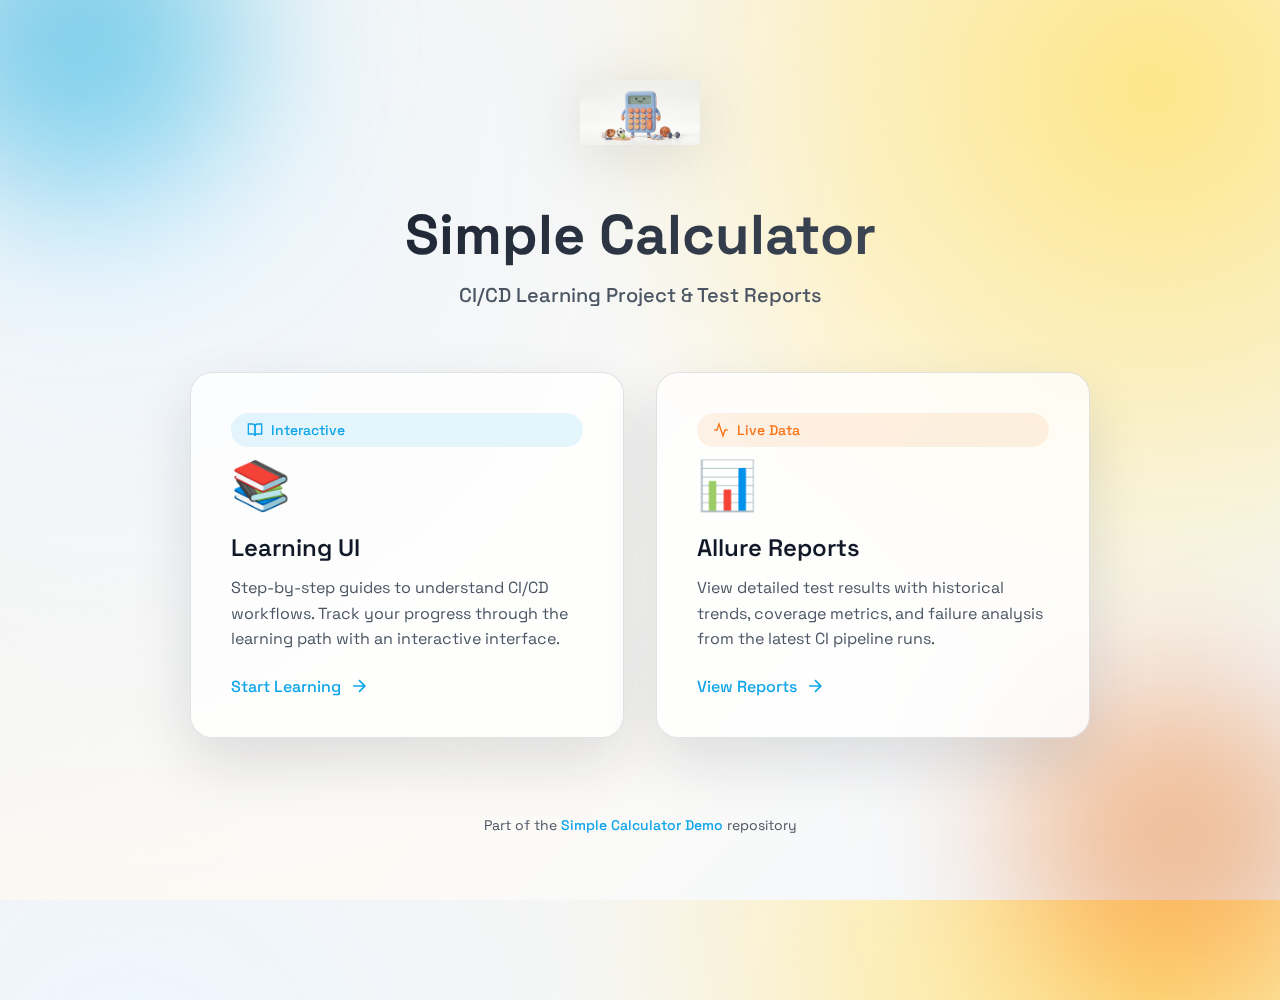
<file: index.html>
<!doctype html>
<html lang="en">
  <head>
    <meta charset="utf-8" />
    <meta name="viewport" content="width=device-width, initial-scale=1" />
    <title>Simple Calculator - CI/CD Learning Project</title>
    <link rel="preconnect" href="https://fonts.googleapis.com" />
    <link rel="preconnect" href="https://fonts.gstatic.com" crossorigin />
    <link
      href="https://fonts.googleapis.com/css2?family=Space+Grotesk:wght@400;500;600;700&display=swap"
      rel="stylesheet"
    />
    <style>
      :root {
        color-scheme: light;
        --bg: #f6f2ea;
        --bg-alt: #eef6ff;
        --surface: rgba(255, 255, 255, 0.78);
        --surface-strong: rgba(255, 255, 255, 0.92);
        --text: #111827;
        --muted: #4b5563;
        --accent: #0ea5e9;
        --accent-2: #f97316;
        --accent-3: #22c55e;
        --line: rgba(15, 23, 42, 0.12);
        --shadow: 0 24px 60px rgba(15, 23, 42, 0.12);
        --glow: 0 0 0 1px rgba(14, 165, 233, 0.2), 0 18px 30px rgba(14, 165, 233, 0.14);
        --radius: 22px;
      }

      *,
      *::before,
      *::after {
        box-sizing: border-box;
      }

      body {
        margin: 0;
        font-family: "Space Grotesk", "Segoe UI Variable", "Avenir Next", sans-serif;
        color: var(--text);
        background: radial-gradient(circle at 10% 20%, var(--bg-alt) 0%, transparent 55%),
          radial-gradient(circle at 90% 10%, #fde68a 0%, transparent 42%),
          linear-gradient(135deg, var(--bg) 0%, #fdfaf5 55%, #f0f7ff 100%);
        min-height: 100vh;
        display: flex;
        align-items: center;
        justify-content: center;
        padding: 2rem;
        position: relative;
        overflow: hidden;
      }

      .orb {
        position: absolute;
        width: 320px;
        height: 320px;
        border-radius: 999px;
        filter: blur(80px);
        opacity: 0.5;
        mix-blend-mode: multiply;
        animation: drift 16s ease-in-out infinite;
        pointer-events: none;
      }

      .orb-1 {
        top: -120px;
        left: -80px;
        background: linear-gradient(135deg, #0ea5e9, #06b6d4);
      }

      .orb-2 {
        bottom: -100px;
        right: -60px;
        background: linear-gradient(135deg, #f97316, #fb923c);
        animation-delay: -8s;
      }

      @keyframes drift {
        0%, 100% {
          transform: translate(0, 0) scale(1);
        }
        33% {
          transform: translate(30px, -30px) scale(1.1);
        }
        66% {
          transform: translate(-20px, 20px) scale(0.9);
        }
      }

      .container {
        max-width: 900px;
        width: 100%;
        position: relative;
        z-index: 1;
      }

      .header {
        text-align: center;
        margin-bottom: 4rem;
      }

      .logo {
        width: 120px;
        height: 120px;
        margin: 0 auto 2rem;
        animation: float 6s ease-in-out infinite;
      }

      @keyframes float {
        0%, 100% {
          transform: translateY(0);
        }
        50% {
          transform: translateY(-10px);
        }
      }

      .logo img {
        width: 100%;
        height: 100%;
        object-fit: contain;
        filter: drop-shadow(0 10px 30px rgba(0, 0, 0, 0.1));
      }

      h1 {
        font-size: clamp(2rem, 5vw, 3.5rem);
        font-weight: 700;
        margin: 0 0 1rem;
        line-height: 1.1;
        background: linear-gradient(135deg, var(--text) 0%, var(--muted) 100%);
        -webkit-background-clip: text;
        -webkit-text-fill-color: transparent;
        background-clip: text;
      }

      .subtitle {
        font-size: 1.25rem;
        color: var(--muted);
        margin: 0;
        font-weight: 500;
      }

      .cards {
        display: grid;
        grid-template-columns: repeat(auto-fit, minmax(280px, 1fr));
        gap: 2rem;
        margin-bottom: 2rem;
      }

      .card {
        background: var(--surface);
        backdrop-filter: blur(20px);
        border-radius: var(--radius);
        padding: 2.5rem;
        border: 1px solid var(--line);
        box-shadow: var(--shadow);
        transition: all 0.3s cubic-bezier(0.4, 0, 0.2, 1);
        text-decoration: none;
        color: inherit;
        display: flex;
        flex-direction: column;
        position: relative;
        overflow: hidden;
      }

      .card::before {
        content: "";
        position: absolute;
        top: 0;
        left: 0;
        right: 0;
        height: 4px;
        background: linear-gradient(90deg, var(--accent), var(--accent-3));
        transform: scaleX(0);
        transform-origin: left;
        transition: transform 0.3s ease;
      }

      .card:hover::before {
        transform: scaleX(1);
      }

      .card:hover {
        transform: translateY(-8px);
        box-shadow: var(--glow);
        background: var(--surface-strong);
      }

      .card-icon {
        font-size: 3rem;
        margin-bottom: 1rem;
        display: block;
      }

      .card h2 {
        font-size: 1.5rem;
        font-weight: 600;
        margin: 0 0 0.75rem;
      }

      .card p {
        color: var(--muted);
        margin: 0 0 1.5rem;
        line-height: 1.6;
        flex-grow: 1;
      }

      .card-footer {
        display: flex;
        align-items: center;
        font-weight: 500;
        color: var(--accent);
      }

      .card-footer svg {
        margin-left: 0.5rem;
        transition: transform 0.3s ease;
      }

      .card:hover .card-footer svg {
        transform: translateX(4px);
      }

      .badge {
        display: inline-flex;
        align-items: center;
        gap: 0.5rem;
        background: rgba(14, 165, 233, 0.1);
        color: var(--accent);
        padding: 0.5rem 1rem;
        border-radius: 999px;
        font-size: 0.875rem;
        font-weight: 500;
        margin-bottom: 0.5rem;
      }

      .badge-warning {
        background: rgba(249, 115, 22, 0.1);
        color: var(--accent-2);
      }

      footer {
        text-align: center;
        color: var(--muted);
        font-size: 0.875rem;
        padding-top: 2rem;
      }

      footer a {
        color: var(--accent);
        text-decoration: none;
        font-weight: 500;
      }

      footer a:hover {
        text-decoration: underline;
      }

      @media (max-width: 640px) {
        .cards {
          grid-template-columns: 1fr;
        }

        body {
          padding: 1.5rem;
        }

        .header {
          margin-bottom: 2.5rem;
        }

        .logo {
          width: 90px;
          height: 90px;
        }
      }
    </style>
  </head>
  <body>
    <div class="orb orb-1" aria-hidden="true"></div>
    <div class="orb orb-2" aria-hidden="true"></div>

    <div class="container">
      <header class="header">
        <div class="logo">
          <img src="docs/assets/logo.png" alt="Simple Calculator Logo" />
        </div>
        <h1>Simple Calculator</h1>
        <p class="subtitle">CI/CD Learning Project & Test Reports</p>
      </header>

      <div class="cards">
        <a href="learn/" class="card">
          <span class="badge">
            <svg width="16" height="16" viewBox="0 0 24 24" fill="none" stroke="currentColor" stroke-width="2">
              <path d="M2 3h6a4 4 0 0 1 4 4v14a3 3 0 0 0-3-3H2z"></path>
              <path d="M22 3h-6a4 4 0 0 0-4 4v14a3 3 0 0 1 3-3h7z"></path>
            </svg>
            Interactive
          </span>
          <span class="card-icon">📚</span>
          <h2>Learning UI</h2>
          <p>
            Step-by-step guides to understand CI/CD workflows. Track your progress through
            the learning path with an interactive interface.
          </p>
          <span class="card-footer">
            Start Learning
            <svg width="20" height="20" viewBox="0 0 24 24" fill="none" stroke="currentColor" stroke-width="2">
              <path d="M5 12h14M12 5l7 7-7 7"/>
            </svg>
          </span>
        </a>

        <a href="allure/" class="card">
          <span class="badge badge-warning">
            <svg width="16" height="16" viewBox="0 0 24 24" fill="none" stroke="currentColor" stroke-width="2">
              <polyline points="22 12 18 12 15 21 9 3 6 12 2 12"></polyline>
            </svg>
            Live Data
          </span>
          <span class="card-icon">📊</span>
          <h2>Allure Reports</h2>
          <p>
            View detailed test results with historical trends, coverage metrics, and
            failure analysis from the latest CI pipeline runs.
          </p>
          <span class="card-footer">
            View Reports
            <svg width="20" height="20" viewBox="0 0 24 24" fill="none" stroke="currentColor" stroke-width="2">
              <path d="M5 12h14M12 5l7 7-7 7"/>
            </svg>
          </span>
        </a>
      </div>

      <footer>
        <p>
          Part of the
          <a href="https://github.com/guitaristforever/simple-calculator-demo" target="_blank" rel="noopener">
            Simple Calculator Demo
          </a>
          repository
        </p>
      </footer>
    </div>
  </body>
</html>
</file>
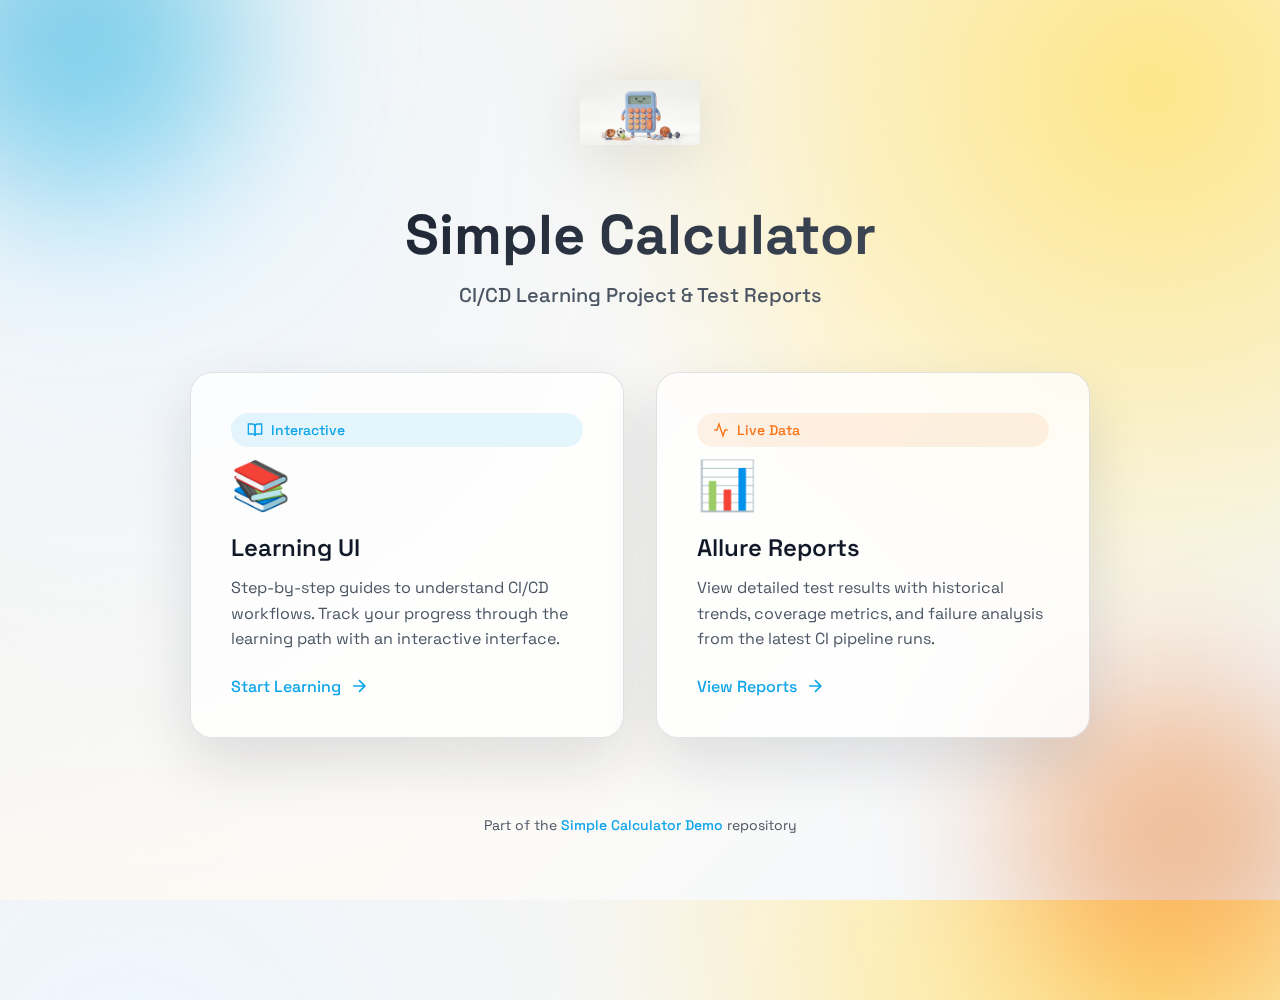
<file: docs/index.html>
<!doctype html>
<html lang="en">
  <head>
    <meta charset="utf-8" />
    <meta name="viewport" content="width=device-width, initial-scale=1" />
    <title>Simple Calculator - CI/CD Learning Project</title>
    <link rel="preconnect" href="https://fonts.googleapis.com" />
    <link rel="preconnect" href="https://fonts.gstatic.com" crossorigin />
    <link
      href="https://fonts.googleapis.com/css2?family=Space+Grotesk:wght@400;500;600;700&display=swap"
      rel="stylesheet"
    />
    <style>
      :root {
        color-scheme: light;
        --bg: #f6f2ea;
        --bg-alt: #eef6ff;
        --surface: rgba(255, 255, 255, 0.78);
        --surface-strong: rgba(255, 255, 255, 0.92);
        --text: #111827;
        --muted: #4b5563;
        --accent: #0ea5e9;
        --accent-2: #f97316;
        --accent-3: #22c55e;
        --line: rgba(15, 23, 42, 0.12);
        --shadow: 0 24px 60px rgba(15, 23, 42, 0.12);
        --glow: 0 0 0 1px rgba(14, 165, 233, 0.2), 0 18px 30px rgba(14, 165, 233, 0.14);
        --radius: 22px;
      }

      *,
      *::before,
      *::after {
        box-sizing: border-box;
      }

      body {
        margin: 0;
        font-family: "Space Grotesk", "Segoe UI Variable", "Avenir Next", sans-serif;
        color: var(--text);
        background: radial-gradient(circle at 10% 20%, var(--bg-alt) 0%, transparent 55%),
          radial-gradient(circle at 90% 10%, #fde68a 0%, transparent 42%),
          linear-gradient(135deg, var(--bg) 0%, #fdfaf5 55%, #f0f7ff 100%);
        min-height: 100vh;
        display: flex;
        align-items: center;
        justify-content: center;
        padding: 2rem;
        position: relative;
        overflow: hidden;
      }

      .orb {
        position: absolute;
        width: 320px;
        height: 320px;
        border-radius: 999px;
        filter: blur(80px);
        opacity: 0.5;
        mix-blend-mode: multiply;
        animation: drift 16s ease-in-out infinite;
        pointer-events: none;
      }

      .orb-1 {
        top: -120px;
        left: -80px;
        background: linear-gradient(135deg, #0ea5e9, #06b6d4);
      }

      .orb-2 {
        bottom: -100px;
        right: -60px;
        background: linear-gradient(135deg, #f97316, #fb923c);
        animation-delay: -8s;
      }

      @keyframes drift {
        0%, 100% {
          transform: translate(0, 0) scale(1);
        }
        33% {
          transform: translate(30px, -30px) scale(1.1);
        }
        66% {
          transform: translate(-20px, 20px) scale(0.9);
        }
      }

      .container {
        max-width: 900px;
        width: 100%;
        position: relative;
        z-index: 1;
      }

      .header {
        text-align: center;
        margin-bottom: 4rem;
      }

      .logo {
        width: 120px;
        height: 120px;
        margin: 0 auto 2rem;
        animation: float 6s ease-in-out infinite;
      }

      @keyframes float {
        0%, 100% {
          transform: translateY(0);
        }
        50% {
          transform: translateY(-10px);
        }
      }

      .logo img {
        width: 100%;
        height: 100%;
        object-fit: contain;
        filter: drop-shadow(0 10px 30px rgba(0, 0, 0, 0.1));
      }

      h1 {
        font-size: clamp(2rem, 5vw, 3.5rem);
        font-weight: 700;
        margin: 0 0 1rem;
        line-height: 1.1;
        background: linear-gradient(135deg, var(--text) 0%, var(--muted) 100%);
        -webkit-background-clip: text;
        -webkit-text-fill-color: transparent;
        background-clip: text;
      }

      .subtitle {
        font-size: 1.25rem;
        color: var(--muted);
        margin: 0;
        font-weight: 500;
      }

      .cards {
        display: grid;
        grid-template-columns: repeat(auto-fit, minmax(280px, 1fr));
        gap: 2rem;
        margin-bottom: 2rem;
      }

      .card {
        background: var(--surface);
        backdrop-filter: blur(20px);
        border-radius: var(--radius);
        padding: 2.5rem;
        border: 1px solid var(--line);
        box-shadow: var(--shadow);
        transition: all 0.3s cubic-bezier(0.4, 0, 0.2, 1);
        text-decoration: none;
        color: inherit;
        display: flex;
        flex-direction: column;
        position: relative;
        overflow: hidden;
      }

      .card::before {
        content: "";
        position: absolute;
        top: 0;
        left: 0;
        right: 0;
        height: 4px;
        background: linear-gradient(90deg, var(--accent), var(--accent-3));
        transform: scaleX(0);
        transform-origin: left;
        transition: transform 0.3s ease;
      }

      .card:hover::before {
        transform: scaleX(1);
      }

      .card:hover {
        transform: translateY(-8px);
        box-shadow: var(--glow);
        background: var(--surface-strong);
      }

      .card-icon {
        font-size: 3rem;
        margin-bottom: 1rem;
        display: block;
      }

      .card h2 {
        font-size: 1.5rem;
        font-weight: 600;
        margin: 0 0 0.75rem;
      }

      .card p {
        color: var(--muted);
        margin: 0 0 1.5rem;
        line-height: 1.6;
        flex-grow: 1;
      }

      .card-footer {
        display: flex;
        align-items: center;
        font-weight: 500;
        color: var(--accent);
      }

      .card-footer svg {
        margin-left: 0.5rem;
        transition: transform 0.3s ease;
      }

      .card:hover .card-footer svg {
        transform: translateX(4px);
      }

      .badge {
        display: inline-flex;
        align-items: center;
        gap: 0.5rem;
        background: rgba(14, 165, 233, 0.1);
        color: var(--accent);
        padding: 0.5rem 1rem;
        border-radius: 999px;
        font-size: 0.875rem;
        font-weight: 500;
        margin-bottom: 0.5rem;
      }

      .badge-warning {
        background: rgba(249, 115, 22, 0.1);
        color: var(--accent-2);
      }

      footer {
        text-align: center;
        color: var(--muted);
        font-size: 0.875rem;
        padding-top: 2rem;
      }

      footer a {
        color: var(--accent);
        text-decoration: none;
        font-weight: 500;
      }

      footer a:hover {
        text-decoration: underline;
      }

      @media (max-width: 640px) {
        .cards {
          grid-template-columns: 1fr;
        }

        body {
          padding: 1.5rem;
        }

        .header {
          margin-bottom: 2.5rem;
        }

        .logo {
          width: 90px;
          height: 90px;
        }
      }
    </style>
  </head>
  <body>
    <div class="orb orb-1" aria-hidden="true"></div>
    <div class="orb orb-2" aria-hidden="true"></div>

    <div class="container">
      <header class="header">
        <div class="logo">
          <img src="./assets/logo.png" alt="Simple Calculator Logo" />
        </div>
        <h1>Simple Calculator</h1>
        <p class="subtitle">CI/CD Learning Project & Test Reports</p>
      </header>

      <div class="cards">
        <a href="./learn/" class="card">
          <span class="badge">
            <svg width="16" height="16" viewBox="0 0 24 24" fill="none" stroke="currentColor" stroke-width="2">
              <path d="M2 3h6a4 4 0 0 1 4 4v14a3 3 0 0 0-3-3H2z"></path>
              <path d="M22 3h-6a4 4 0 0 0-4 4v14a3 3 0 0 1 3-3h7z"></path>
            </svg>
            Interactive
          </span>
          <span class="card-icon">📚</span>
          <h2>Learning UI</h2>
          <p>
            Step-by-step guides to understand CI/CD workflows. Track your progress through
            the learning path with an interactive interface.
          </p>
          <span class="card-footer">
            Start Learning
            <svg width="20" height="20" viewBox="0 0 24 24" fill="none" stroke="currentColor" stroke-width="2">
              <path d="M5 12h14M12 5l7 7-7 7"/>
            </svg>
          </span>
        </a>

        <a href="./allure/" class="card">
          <span class="badge badge-warning">
            <svg width="16" height="16" viewBox="0 0 24 24" fill="none" stroke="currentColor" stroke-width="2">
              <polyline points="22 12 18 12 15 21 9 3 6 12 2 12"></polyline>
            </svg>
            Live Data
          </span>
          <span class="card-icon">📊</span>
          <h2>Allure Reports</h2>
          <p>
            View detailed test results with historical trends, coverage metrics, and
            failure analysis from the latest CI pipeline runs.
          </p>
          <span class="card-footer">
            View Reports
            <svg width="20" height="20" viewBox="0 0 24 24" fill="none" stroke="currentColor" stroke-width="2">
              <path d="M5 12h14M12 5l7 7-7 7"/>
            </svg>
          </span>
        </a>
      </div>

      <footer>
        <p>
          Part of the
          <a href="https://github.com/guitaristforever/simple-calculator-demo" target="_blank" rel="noopener">
            Simple Calculator Demo
          </a>
          repository
        </p>
      </footer>
    </div>
  </body>
</html>
</file>
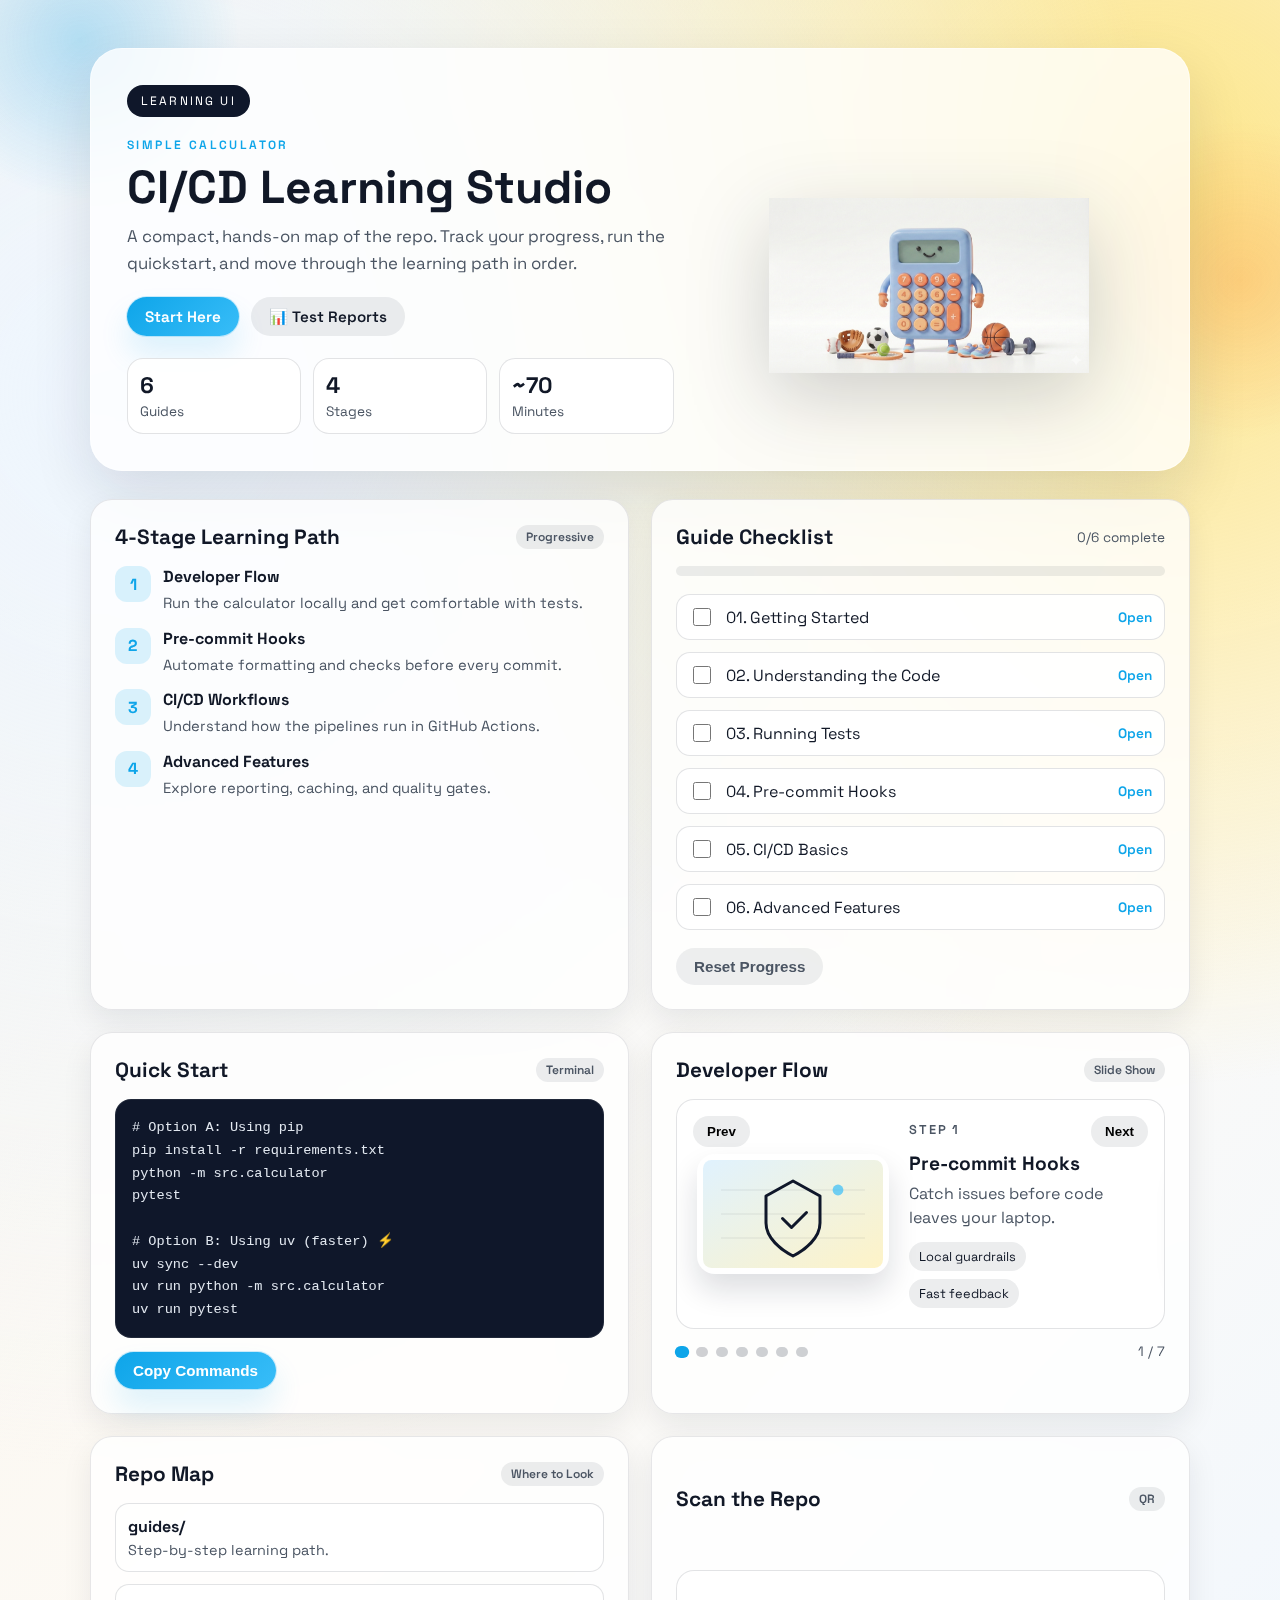
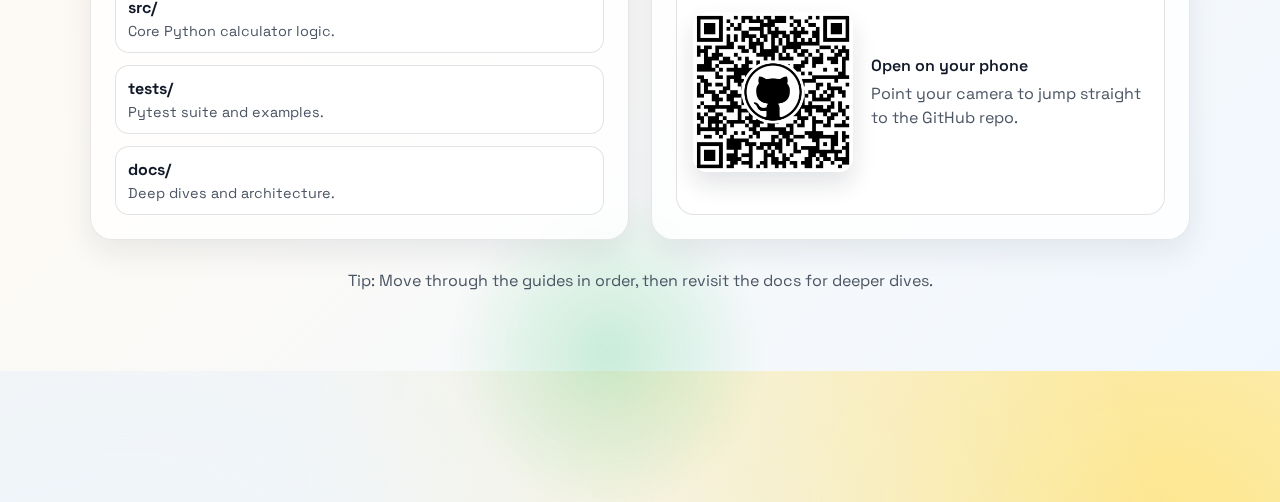
<file: docs/learn/index.html>
<!doctype html>
<html lang="en">
  <head>
    <meta charset="utf-8" />
    <meta name="viewport" content="width=device-width, initial-scale=1" />
    <title>Simple Calculator Learning UI</title>
    <link rel="preconnect" href="https://fonts.googleapis.com" />
    <link rel="preconnect" href="https://fonts.gstatic.com" crossorigin />
    <link
      href="https://fonts.googleapis.com/css2?family=Space+Grotesk:wght@400;500;600;700&family=JetBrains+Mono:wght@400;600&display=swap"
      rel="stylesheet"
    />
    <link rel="stylesheet" href="learn.css" />
    <script defer src="learn.js"></script>
  </head>
  <body>
    <div class="orb orb-1" aria-hidden="true"></div>
    <div class="orb orb-2" aria-hidden="true"></div>
    <div class="orb orb-3" aria-hidden="true"></div>

    <main class="container">
      <header class="hero">
        <div class="hero-badge">Learning UI</div>
        <div class="hero-grid">
          <div class="hero-copy">
            <p class="eyebrow">Simple Calculator</p>
            <h1>CI/CD Learning Studio</h1>
            <p class="lede">
              A compact, hands-on map of the repo. Track your progress, run the
              quickstart, and move through the learning path in order.
            </p>
            <div class="actions">
              <a class="btn primary" href="https://github.com/GuitaristForEver/simple-calculator-demo/blob/main/guides/01-getting-started.md">Start Here</a>
              <a class="btn ghost" href="https://guitaristforever.github.io/simple-calculator-demo/allure/" target="_blank">📊 Test Reports</a>
            </div>
            <div class="stats">
              <div class="stat">
                <span class="stat-value">6</span>
                <span class="stat-label">Guides</span>
              </div>
              <div class="stat">
                <span class="stat-value">4</span>
                <span class="stat-label">Stages</span>
              </div>
              <div class="stat">
                <span class="stat-value">~70</span>
                <span class="stat-label">Minutes</span>
              </div>
            </div>
          </div>
          <div class="hero-art">
            <img src="../assets/logo.png" alt="Calculator Robot" />
          </div>
        </div>
      </header>

      <section class="grid">
        <article class="card path" style="--delay: 0ms">
          <div class="card-header">
            <h2>4-Stage Learning Path</h2>
            <span class="chip">Progressive</span>
          </div>
          <ol class="path-list">
            <li>
              <span class="path-step">1</span>
              <div>
                <h3>Developer Flow</h3>
                <p>Run the calculator locally and get comfortable with tests.</p>
              </div>
            </li>
            <li>
              <span class="path-step">2</span>
              <div>
                <h3>Pre-commit Hooks</h3>
                <p>Automate formatting and checks before every commit.</p>
              </div>
            </li>
            <li>
              <span class="path-step">3</span>
              <div>
                <h3>CI/CD Workflows</h3>
                <p>Understand how the pipelines run in GitHub Actions.</p>
              </div>
            </li>
            <li>
              <span class="path-step">4</span>
              <div>
                <h3>Advanced Features</h3>
                <p>Explore reporting, caching, and quality gates.</p>
              </div>
            </li>
          </ol>
        </article>

        <article class="card guides" style="--delay: 80ms">
          <div class="card-header">
            <h2>Guide Checklist</h2>
            <div class="progress-meta" aria-live="polite" data-progress-text>0/6 complete</div>
          </div>
          <div class="progress-track">
            <div class="progress-fill" data-progress></div>
          </div>
          <div class="guide-list">
            <label class="guide-item">
              <input type="checkbox" data-guide="01" />
              <span>01. Getting Started</span>
              <a href="https://github.com/GuitaristForEver/simple-calculator-demo/blob/main/guides/01-getting-started.md">Open</a>
            </label>
            <label class="guide-item">
              <input type="checkbox" data-guide="02" />
              <span>02. Understanding the Code</span>
              <a href="https://github.com/GuitaristForEver/simple-calculator-demo/blob/main/guides/02-understanding-the-code.md">Open</a>
            </label>
            <label class="guide-item">
              <input type="checkbox" data-guide="03" />
              <span>03. Running Tests</span>
              <a href="https://github.com/GuitaristForEver/simple-calculator-demo/blob/main/guides/03-running-tests.md">Open</a>
            </label>
            <label class="guide-item">
              <input type="checkbox" data-guide="04" />
              <span>04. Pre-commit Hooks</span>
              <a href="https://github.com/GuitaristForEver/simple-calculator-demo/blob/main/guides/04-pre-commit-hooks.md">Open</a>
            </label>
            <label class="guide-item">
              <input type="checkbox" data-guide="05" />
              <span>05. CI/CD Basics</span>
              <a href="https://github.com/GuitaristForEver/simple-calculator-demo/blob/main/guides/05-ci-cd-basics.md">Open</a>
            </label>
            <label class="guide-item">
              <input type="checkbox" data-guide="06" />
              <span>06. Advanced Features</span>
              <a href="https://github.com/GuitaristForEver/simple-calculator-demo/blob/main/guides/06-advanced-features.md">Open</a>
            </label>
          </div>
          <button class="btn subtle" type="button" data-reset>Reset Progress</button>
        </article>

        <article class="card quickstart" style="--delay: 160ms">
          <div class="card-header">
            <h2>Quick Start</h2>
            <span class="chip">Terminal</span>
          </div>
          <pre class="code" data-copy-target><code># Option A: Using pip
pip install -r requirements.txt
python -m src.calculator
pytest

# Option B: Using uv (faster) ⚡
uv sync --dev
uv run python -m src.calculator
uv run pytest</code></pre>
          <div class="card-actions">
            <button class="btn primary" type="button" data-copy>Copy Commands</button>
            <span class="copy-status" data-copy-status aria-live="polite"></span>
          </div>
        </article>

        <article class="card slideshow" style="--delay: 200ms">
          <div class="card-header">
            <h2>Developer Flow</h2>
            <span class="chip">Slide Show</span>
          </div>
          <div class="slides" data-slides>
            <button class="slide-nav" type="button" data-prev aria-label="Previous step">
              Prev
            </button>
            <button class="slide-nav" type="button" data-next aria-label="Next step">
              Next
            </button>
            <div class="slide-track" data-track>
              <article class="slide" data-slide>
                <div class="slide-media">
                  <img src="../assets/flow-pre-commit.svg" alt="Pre-commit hooks" />
                </div>
                <div class="slide-content">
                  <p class="slide-step">Step 1</p>
                  <h3>Pre-commit Hooks</h3>
                  <p>Catch issues before code leaves your laptop.</p>
                  <div class="slide-meta">
                    <span>Local guardrails</span>
                    <span>Fast feedback</span>
                  </div>
                </div>
              </article>
              <article class="slide" data-slide>
                <div class="slide-media">
                  <img src="../assets/flow-lint.svg" alt="Lint checks" />
                </div>
                <div class="slide-content">
                  <p class="slide-step">Step 2</p>
                  <h3>Lint</h3>
                  <p>Keep style and quality consistent across the team.</p>
                  <div class="slide-meta">
                    <span>Static analysis</span>
                    <span>Code health</span>
                  </div>
                </div>
              </article>
              <article class="slide" data-slide>
                <div class="slide-media">
                  <img src="../assets/flow-security.svg" alt="Security tests" />
                </div>
                <div class="slide-content">
                  <p class="slide-step">Step 3</p>
                  <h3>Security Tests</h3>
                  <p>Scan for known issues before anything ships.</p>
                  <div class="slide-meta">
                    <span>Dependency scan</span>
                    <span>Policy checks</span>
                  </div>
                </div>
              </article>
              <article class="slide" data-slide>
                <div class="slide-media">
                  <img src="../assets/flow-unit-tests.svg" alt="Unit tests" />
                </div>
                <div class="slide-content">
                  <p class="slide-step">Step 4</p>
                  <h3>Unit Tests</h3>
                  <p>Validate the core calculator behavior quickly.</p>
                  <div class="slide-meta">
                    <span>Fast checks</span>
                    <span>High signal</span>
                  </div>
                </div>
              </article>
              <article class="slide" data-slide>
                <div class="slide-media">
                  <img src="../assets/flow-build-image.svg" alt="Build container image" />
                </div>
                <div class="slide-content">
                  <p class="slide-step">Step 5</p>
                  <h3>Build Image</h3>
                  <p>Package the app so it runs the same everywhere.</p>
                  <div class="slide-meta">
                    <span>Artifacts</span>
                    <span>Reproducible</span>
                  </div>
                </div>
              </article>
              <article class="slide" data-slide>
                <div class="slide-media">
                  <img src="../assets/flow-deploy-pr.svg" alt="Deploy preview" />
                </div>
                <div class="slide-content">
                  <p class="slide-step">Step 6</p>
                  <h3>Deploy to PR</h3>
                  <p>Spin up a preview environment for reviewers.</p>
                  <div class="slide-meta">
                    <span>Preview URL</span>
                    <span>Collaborate</span>
                  </div>
                </div>
              </article>
              <article class="slide" data-slide>
                <div class="slide-media">
                  <img src="../assets/flow-integration.svg" alt="Integration tests" />
                </div>
                <div class="slide-content">
                  <p class="slide-step">Step 7</p>
                  <h3>Integration Tests</h3>
                  <p>Verify the full pipeline with real dependencies.</p>
                  <div class="slide-meta">
                    <span>End-to-end</span>
                    <span>Confidence</span>
                  </div>
                </div>
              </article>
            </div>
          </div>
          <div class="slide-footer">
            <div class="slide-dots" data-dots></div>
            <div class="slide-counter" data-counter>1 / 7</div>
          </div>
        </article>

        <article class="card map" style="--delay: 240ms">
          <div class="card-header">
            <h2>Repo Map</h2>
            <span class="chip">Where to Look</span>
          </div>
          <ul class="map-list">
            <li>
              <span class="map-path">guides/</span>
              <span class="map-note">Step-by-step learning path.</span>
            </li>
            <li>
              <span class="map-path">src/</span>
              <span class="map-note">Core Python calculator logic.</span>
            </li>
            <li>
              <span class="map-path">tests/</span>
              <span class="map-note">Pytest suite and examples.</span>
            </li>
            <li>
              <span class="map-path">docs/</span>
              <span class="map-note">Deep dives and architecture.</span>
            </li>
          </ul>
        </article>

        <article class="card qr-card" style="--delay: 280ms">
          <div class="card-header">
            <h2>Scan the Repo</h2>
            <span class="chip">QR</span>
          </div>
          <div class="qr-body">
            <img src="../assets/repo-qr.png" alt="QR code for the repository" />
            <div>
              <p class="qr-title">Open on your phone</p>
              <p class="qr-note">Point your camera to jump straight to the GitHub repo.</p>
            </div>
          </div>
        </article>
      </section>

      <footer class="footer">
        <p>
          Tip: Move through the guides in order, then revisit the docs for deeper
          dives.
        </p>
      </footer>
    </main>
  </body>
</html>
</file>
<file: docs/learn/learn.css>
:root {
  color-scheme: light;
  --bg: #f6f2ea;
  --bg-alt: #eef6ff;
  --surface: rgba(255, 255, 255, 0.78);
  --surface-strong: rgba(255, 255, 255, 0.92);
  --text: #111827;
  --muted: #4b5563;
  --accent: #0ea5e9;
  --accent-2: #f97316;
  --accent-3: #22c55e;
  --line: rgba(15, 23, 42, 0.12);
  --shadow: 0 24px 60px rgba(15, 23, 42, 0.12);
  --glow: 0 0 0 1px rgba(14, 165, 233, 0.2), 0 18px 30px rgba(14, 165, 233, 0.14);
  --radius: 22px;
}

*,
*::before,
*::after {
  box-sizing: border-box;
}

body {
  margin: 0;
  font-family: "Space Grotesk", "Segoe UI Variable", "Avenir Next", sans-serif;
  color: var(--text);
  background: radial-gradient(circle at 10% 20%, var(--bg-alt) 0%, transparent 55%),
    radial-gradient(circle at 90% 10%, #fde68a 0%, transparent 42%),
    linear-gradient(135deg, var(--bg) 0%, #fdfaf5 55%, #f0f7ff 100%);
  min-height: 100vh;
  position: relative;
  overflow-x: hidden;
}

.orb {
  position: absolute;
  width: 320px;
  height: 320px;
  border-radius: 999px;
  filter: blur(0px);
  opacity: 0.6;
  mix-blend-mode: multiply;
  animation: drift 16s ease-in-out infinite;
  pointer-events: none;
}

.orb-1 {
  top: -120px;
  left: -80px;
  background: radial-gradient(circle, rgba(14, 165, 233, 0.45), transparent 70%);
}

.orb-2 {
  top: 120px;
  right: -120px;
  background: radial-gradient(circle, rgba(249, 115, 22, 0.35), transparent 70%);
  animation-delay: -4s;
}

.orb-3 {
  bottom: -140px;
  left: 35%;
  background: radial-gradient(circle, rgba(34, 197, 94, 0.35), transparent 70%);
  animation-delay: -8s;
}

.container {
  width: min(1100px, 92vw);
  margin: 0 auto;
  padding: 48px 0 64px;
  position: relative;
  z-index: 1;
}

.hero {
  background: var(--surface);
  border-radius: calc(var(--radius) + 10px);
  padding: 36px;
  box-shadow: var(--shadow);
  border: 1px solid rgba(255, 255, 255, 0.5);
  backdrop-filter: blur(18px);
  animation: rise 0.6s ease-out both;
}

.hero-badge {
  display: inline-flex;
  align-items: center;
  gap: 8px;
  background: #0f172a;
  color: #fff;
  font-size: 12px;
  letter-spacing: 0.18em;
  text-transform: uppercase;
  padding: 8px 14px;
  border-radius: 999px;
}

.hero-grid {
  display: grid;
  grid-template-columns: minmax(0, 1.1fr) minmax(0, 0.9fr);
  gap: 32px;
  align-items: center;
  margin-top: 20px;
}

.hero-copy h1 {
  font-size: clamp(2.4rem, 3.6vw, 3.4rem);
  margin: 10px 0 12px;
  line-height: 1.05;
}

.eyebrow {
  margin: 0;
  color: var(--accent);
  font-weight: 600;
  text-transform: uppercase;
  letter-spacing: 0.2em;
  font-size: 12px;
}

.lede {
  margin: 0 0 20px;
  color: var(--muted);
  font-size: 1.05rem;
  line-height: 1.6;
}

.hero-art {
  display: flex;
  justify-content: center;
}

.hero-art img {
  width: min(320px, 80%);
  filter: drop-shadow(0 24px 40px rgba(15, 23, 42, 0.2));
}

.actions {
  display: flex;
  flex-wrap: wrap;
  gap: 12px;
}

.btn {
  border: none;
  border-radius: 999px;
  padding: 10px 18px;
  font-size: 0.95rem;
  font-weight: 600;
  cursor: pointer;
  transition: transform 0.2s ease, box-shadow 0.2s ease, background 0.2s ease;
  text-decoration: none;
  display: inline-flex;
  align-items: center;
  gap: 8px;
  color: inherit;
}

.btn.primary {
  background: linear-gradient(135deg, var(--accent), #38bdf8);
  color: #fff;
  box-shadow: var(--glow);
}

.btn.ghost {
  background: rgba(15, 23, 42, 0.08);
}

.btn.subtle {
  background: rgba(15, 23, 42, 0.07);
  color: var(--muted);
}

.btn:hover {
  transform: translateY(-2px);
}

.stats {
  display: grid;
  grid-template-columns: repeat(3, minmax(0, 1fr));
  gap: 12px;
  margin-top: 22px;
}

.stat {
  background: var(--surface-strong);
  border-radius: 16px;
  padding: 12px;
  border: 1px solid var(--line);
}

.stat-value {
  font-size: 1.4rem;
  font-weight: 700;
  display: block;
}

.stat-label {
  color: var(--muted);
  font-size: 0.85rem;
}

.grid {
  display: grid;
  grid-template-columns: repeat(2, minmax(0, 1fr));
  gap: 22px;
  margin-top: 28px;
}

.card {
  background: var(--surface);
  border-radius: var(--radius);
  padding: 24px;
  border: 1px solid rgba(15, 23, 42, 0.1);
  box-shadow: 0 12px 30px rgba(15, 23, 42, 0.08);
  animation: rise 0.6s ease-out both;
  animation-delay: var(--delay, 0ms);
  backdrop-filter: blur(14px);
}

.card-header {
  display: flex;
  align-items: center;
  justify-content: space-between;
  gap: 12px;
  margin-bottom: 16px;
}

.card h2 {
  margin: 0;
  font-size: 1.3rem;
}

.chip {
  font-size: 0.75rem;
  font-weight: 600;
  padding: 4px 10px;
  border-radius: 999px;
  background: rgba(15, 23, 42, 0.08);
  color: var(--muted);
}

.path-list {
  list-style: none;
  margin: 0;
  padding: 0;
  display: grid;
  gap: 14px;
}

.path-list li {
  display: grid;
  grid-template-columns: auto 1fr;
  gap: 12px;
  align-items: start;
}

.path-step {
  width: 36px;
  height: 36px;
  border-radius: 12px;
  background: rgba(14, 165, 233, 0.15);
  color: var(--accent);
  display: grid;
  place-items: center;
  font-weight: 700;
}

.path-list h3 {
  margin: 0 0 6px;
  font-size: 1rem;
}

.path-list p {
  margin: 0;
  color: var(--muted);
  font-size: 0.92rem;
  line-height: 1.4;
}

.progress-track {
  width: 100%;
  height: 10px;
  border-radius: 999px;
  background: rgba(15, 23, 42, 0.08);
  overflow: hidden;
  margin-bottom: 18px;
}

.progress-fill {
  height: 100%;
  background: linear-gradient(90deg, var(--accent), var(--accent-3));
  width: 0;
  transition: width 0.3s ease;
}

.progress-meta {
  font-size: 0.85rem;
  color: var(--muted);
}

.guide-list {
  display: grid;
  gap: 12px;
  margin-bottom: 18px;
}

.guide-item {
  display: grid;
  grid-template-columns: auto 1fr auto;
  gap: 12px;
  align-items: center;
  background: var(--surface-strong);
  border-radius: 14px;
  padding: 10px 12px;
  border: 1px solid var(--line);
}

.guide-item input {
  accent-color: var(--accent);
  width: 18px;
  height: 18px;
}

.guide-item a {
  color: var(--accent);
  text-decoration: none;
  font-weight: 600;
  font-size: 0.85rem;
}

.guide-item a:hover {
  text-decoration: underline;
}

.code {
  background: #0f172a;
  color: #e2e8f0;
  border-radius: 16px;
  padding: 16px;
  font-family: "JetBrains Mono", "Fira Code", monospace;
  font-size: 0.85rem;
  line-height: 1.6;
  overflow-x: auto;
  border: 1px solid rgba(255, 255, 255, 0.08);
}

.card-actions {
  margin-top: 14px;
  display: flex;
  align-items: center;
  gap: 12px;
}

.copy-status {
  font-size: 0.85rem;
  color: var(--muted);
}

.map-list {
  list-style: none;
  margin: 0;
  padding: 0;
  display: grid;
  gap: 12px;
}

.map-list li {
  display: grid;
  gap: 4px;
  padding: 12px;
  border-radius: 14px;
  background: rgba(255, 255, 255, 0.6);
  border: 1px solid var(--line);
}

.map-path {
  font-weight: 700;
}

.map-note {
  color: var(--muted);
  font-size: 0.9rem;
}

.qr-card {
  display: grid;
  gap: 16px;
}

.qr-body {
  display: grid;
  grid-template-columns: auto 1fr;
  gap: 18px;
  align-items: center;
  background: rgba(255, 255, 255, 0.7);
  border-radius: 18px;
  padding: 16px;
  border: 1px solid var(--line);
}

.qr-body img {
  width: 160px;
  height: auto;
  border-radius: 14px;
  box-shadow: 0 12px 24px rgba(15, 23, 42, 0.12);
  background: #fff;
}

.qr-title {
  margin: 0 0 6px;
  font-weight: 600;
}

.qr-note {
  margin: 0;
  color: var(--muted);
  line-height: 1.5;
}

.slideshow {
  position: relative;
}

.slides {
  position: relative;
  overflow: hidden;
  border-radius: 18px;
  background: rgba(255, 255, 255, 0.6);
  border: 1px solid var(--line);
}

.slide-track {
  display: flex;
  transition: transform 0.45s ease;
}

.slide {
  min-width: 100%;
  display: grid;
  grid-template-columns: minmax(0, 0.9fr) minmax(0, 1.1fr);
  gap: 20px;
  padding: 20px;
  align-items: center;
}

.slide-media {
  display: grid;
  place-items: center;
}

.slide-media img {
  width: min(320px, 100%);
  border-radius: 18px;
  box-shadow: 0 16px 30px rgba(15, 23, 42, 0.14);
  background: #fff;
}

.slide-content h3 {
  margin: 0 0 6px;
  font-size: 1.2rem;
}

.slide-step {
  margin: 0 0 6px;
  font-size: 0.8rem;
  letter-spacing: 0.14em;
  text-transform: uppercase;
  color: var(--accent);
  font-weight: 600;
}

.slide-content p {
  margin: 0 0 12px;
  color: var(--muted);
  line-height: 1.5;
}

.slide-meta {
  display: flex;
  flex-wrap: wrap;
  gap: 8px;
}

.slide-meta span {
  padding: 6px 10px;
  border-radius: 999px;
  background: rgba(15, 23, 42, 0.08);
  font-size: 0.8rem;
}

.slide-nav {
  position: absolute;
  top: 16px;
  padding: 8px 14px;
  border-radius: 999px;
  border: none;
  background: rgba(15, 23, 42, 0.08);
  font-weight: 600;
  cursor: pointer;
  z-index: 2;
}

.slide-nav[data-prev] {
  left: 16px;
}

.slide-nav[data-next] {
  right: 16px;
}

.slide-footer {
  display: flex;
  align-items: center;
  justify-content: space-between;
  margin-top: 14px;
}

.slide-dots {
  display: flex;
  gap: 8px;
}

.slide-dot {
  width: 10px;
  height: 10px;
  border-radius: 999px;
  border: none;
  background: rgba(15, 23, 42, 0.2);
  cursor: pointer;
}

.slide-dot.active {
  background: var(--accent);
  transform: scale(1.2);
}

.slide-counter {
  font-size: 0.85rem;
  color: var(--muted);
}

.footer {
  margin-top: 30px;
  text-align: center;
  color: var(--muted);
}

body.focus .card {
  opacity: 0.55;
  transform: scale(0.98);
}

body.focus .card.focus-keep {
  opacity: 1;
  transform: scale(1);
  box-shadow: var(--glow);
  border-color: rgba(14, 165, 233, 0.4);
}

@keyframes drift {
  0%,
  100% {
    transform: translate(0, 0);
  }
  50% {
    transform: translate(30px, -20px);
  }
}

@keyframes rise {
  from {
    opacity: 0;
    transform: translateY(12px);
  }
  to {
    opacity: 1;
    transform: translateY(0);
  }
}

@media (max-width: 960px) {
  .hero-grid {
    grid-template-columns: 1fr;
  }

  .grid {
    grid-template-columns: 1fr;
  }

  .stats {
    grid-template-columns: repeat(3, minmax(0, 1fr));
  }
}

@media (max-width: 640px) {
  .hero {
    padding: 28px;
  }

  .stats {
    grid-template-columns: 1fr;
  }

  .actions {
    flex-direction: column;
    align-items: flex-start;
  }

  .guide-item {
    grid-template-columns: auto 1fr;
  }

  .guide-item a {
    grid-column: 1 / -1;
    justify-self: end;
  }

  .qr-body {
    grid-template-columns: 1fr;
    text-align: center;
  }

  .qr-body img {
    margin: 0 auto;
  }

  .slide {
    grid-template-columns: 1fr;
    text-align: center;
  }

  .slide-meta {
    justify-content: center;
  }
}

@media (prefers-reduced-motion: reduce) {
  .orb,
  .card,
  .hero {
    animation: none;
  }

  .btn {
    transition: none;
  }
}
</file>
